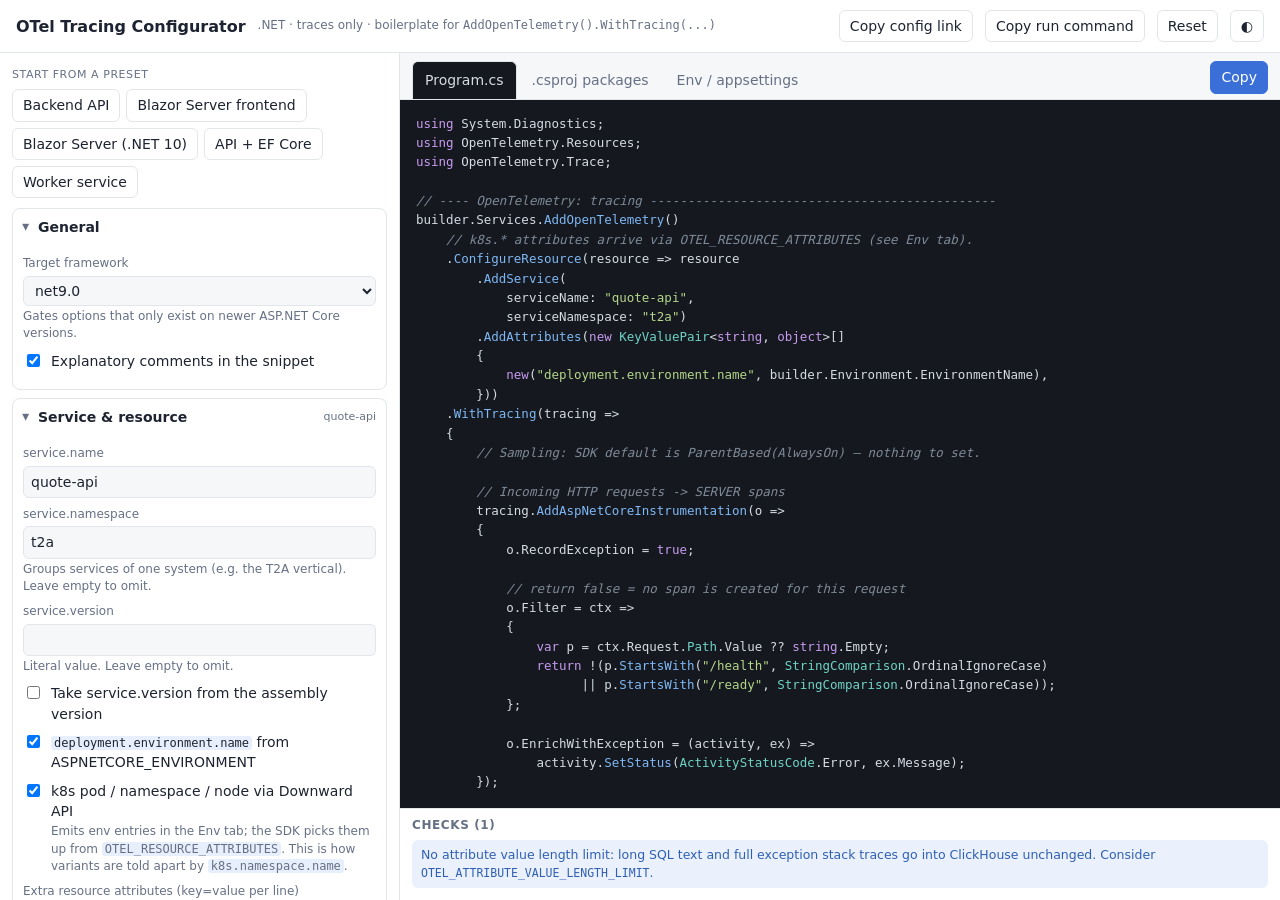
<file: variants/07-otel-config-tester/configurator/otel-tracing-configurator.html>
<!doctype html>
<html lang="en">
<head>
<meta charset="utf-8">
<meta name="viewport" content="width=device-width, initial-scale=1">
<title>OTel Tracing Configurator</title>
<style>
:root{
  --bg:#f6f7f9; --panel:#ffffff; --border:#e2e5ea; --text:#1d2330; --muted:#667085; --accent:#3b6fd8; --accent-soft:#e8effc;
  --warn:#a15c00; --warn-bg:#fff4e0; --info:#2f5fb3; --info-bg:#eaf1fd; --err:#b42318; --err-bg:#fdecea;
  --code-bg:#15191f; --code-text:#d6dbe3; --c-com:#7f8a99; --c-str:#b5d68a; --c-kw:#c89bf0; --c-num:#f2b86b; --c-fn:#7fb8f5; --c-type:#6fd3c6; --flash:rgba(250,210,90,.18);
}
@media (prefers-color-scheme: dark){ :root:not([data-theme="light"]){
  --bg:#0f1216; --panel:#171b21; --border:#2a3039; --text:#e4e7ec; --muted:#98a2b3; --accent:#6c9cf5; --accent-soft:#1e2a40;
  --warn:#f5b85a; --warn-bg:#2e2412; --info:#8fb4f7; --info-bg:#172338; --err:#f78c80; --err-bg:#3a1714;
  --code-bg:#0b0d10;
}}
:root[data-theme="dark"]{
  --bg:#0f1216; --panel:#171b21; --border:#2a3039; --text:#e4e7ec; --muted:#98a2b3; --accent:#6c9cf5; --accent-soft:#1e2a40;
  --warn:#f5b85a; --warn-bg:#2e2412; --info:#8fb4f7; --info-bg:#172338; --err:#f78c80; --err-bg:#3a1714;
  --code-bg:#0b0d10;
}
*{box-sizing:border-box}
html,body{margin:0;height:100%}
body{background:var(--bg);color:var(--text);font:14px/1.45 system-ui,-apple-system,"Segoe UI",Roboto,sans-serif}
header{display:flex;align-items:center;gap:12px;padding:10px 16px;border-bottom:1px solid var(--border);background:var(--panel)}
header h1{font-size:16px;margin:0;font-weight:650}
header .sub{color:var(--muted);font-size:12px}
header .spacer{flex:1}
button,select,input,textarea{font:inherit;color:inherit}
.btn{border:1px solid var(--border);background:var(--panel);border-radius:6px;padding:5px 10px;cursor:pointer}
.btn:hover{border-color:var(--accent)}
.btn.primary{background:var(--accent);border-color:var(--accent);color:#fff}
.layout{display:grid;grid-template-columns:400px 1fr;height:calc(100% - 53px)}
aside{overflow:auto;border-right:1px solid var(--border);background:var(--panel);padding:10px 12px 40px}
main{display:flex;flex-direction:column;min-width:0;overflow:hidden}
.presets{display:flex;flex-wrap:wrap;gap:6px;margin:4px 0 10px}
.presets .lbl{width:100%;font-size:11px;text-transform:uppercase;letter-spacing:.05em;color:var(--muted)}
details.group{border:1px solid var(--border);border-radius:8px;margin-bottom:8px;background:var(--panel)}
details.group>summary{list-style:none;cursor:pointer;padding:8px 10px;font-weight:600;display:flex;align-items:center;gap:8px}
details.group>summary::-webkit-details-marker{display:none}
details.group>summary::before{content:"▸";color:var(--muted);transition:transform .15s}
details.group[open]>summary::before{transform:rotate(90deg)}
details.group>summary .badge{margin-left:auto;font-size:11px;font-weight:500;color:var(--muted)}
.gbody{padding:2px 10px 10px}
.row{margin:8px 0}
.row.sub{margin-left:22px;padding-left:10px;border-left:2px solid var(--border)}
.row.disabled{opacity:.45}
.row label.chk{display:flex;gap:8px;align-items:flex-start;cursor:pointer}
.row label.chk input{margin-top:3px}
.row .t{font-weight:500}
.row code,.hint code{font-family:ui-monospace,SFMono-Regular,Menlo,Consolas,monospace;font-size:12px;background:var(--accent-soft);padding:0 3px;border-radius:3px}
.hint{color:var(--muted);font-size:12px;margin-top:2px}
.field{display:flex;flex-direction:column;gap:3px}
.field>span{font-size:12px;color:var(--muted)}
.field input[type=text],.field input[type=number],.field select,.field textarea{width:100%;border:1px solid var(--border);border-radius:6px;padding:5px 7px;background:var(--bg)}
.field textarea{font-family:ui-monospace,SFMono-Regular,Menlo,Consolas,monospace;font-size:12px;min-height:54px;resize:vertical}
.chips{display:flex;flex-wrap:wrap;gap:5px}
.chip{border:1px solid var(--border);border-radius:999px;padding:2px 9px;font-family:ui-monospace,Menlo,Consolas,monospace;font-size:12px;cursor:pointer;user-select:none;background:var(--bg)}
.chip.on{background:var(--accent-soft);border-color:var(--accent);color:var(--accent)}
.grid3{display:grid;grid-template-columns:1fr 1fr 1fr;gap:6px}
.tabs{display:flex;gap:2px;padding:8px 12px 0;background:var(--bg);border-bottom:1px solid var(--border)}
.tab{border:1px solid transparent;border-bottom:none;border-radius:6px 6px 0 0;padding:6px 12px;cursor:pointer;color:var(--muted);background:none}
.tab.on{background:var(--code-bg);color:var(--code-text);border-color:var(--border)}
.tabs .spacer{flex:1}
.tabs .btn{margin-bottom:5px}
/* Output panes. Narrow: tabbed, one pane visible. Wide: packages + env stacked right of Program.cs. */
.panes{flex:1;min-height:0;display:flex;flex-direction:column}
.pane{display:none;flex:1;min-height:0;flex-direction:column;background:var(--code-bg)}
.pane.on{display:flex}
.phead{display:none;align-items:center;justify-content:space-between;padding:5px 8px 5px 14px;background:var(--bg);border-bottom:1px solid var(--border);font-size:12px;font-weight:600;color:var(--muted)}
.btn.sm{padding:2px 9px;font-size:12px}
@media (min-width:1500px){
  .tabs{display:none}
  .panes{display:grid;grid-template-columns:1.25fr minmax(420px,.75fr);grid-template-rows:1fr 1fr;gap:1px;background:var(--border)}
  .pane{display:flex}
  .pane[data-pane="program"]{grid-column:1;grid-row:1 / span 2}
  .pane[data-pane="packages"]{grid-column:2;grid-row:1}
  .pane[data-pane="config"]{grid-column:2;grid-row:2}
  .phead{display:flex}
}
.codewrap{flex:1;min-height:0;overflow:auto;background:var(--code-bg)}
pre.code{margin:0;padding:14px 0;color:var(--code-text);font:12.5px/1.55 ui-monospace,SFMono-Regular,Menlo,Consolas,monospace;tab-size:4}
pre.code .ln{display:block;padding:0 16px;white-space:pre}
pre.code .ln.flash{background:var(--flash)}
.tk-com{color:var(--c-com);font-style:italic}.tk-str{color:var(--c-str)}.tk-kw{color:var(--c-kw)}.tk-num{color:var(--c-num)}.tk-fn{color:var(--c-fn)}.tk-type{color:var(--c-type)}
.checks{max-height:32%;overflow:auto;border-top:1px solid var(--border);background:var(--panel);padding:8px 12px}
.checks h3{margin:0 0 6px;font-size:12px;text-transform:uppercase;letter-spacing:.05em;color:var(--muted)}
.check{border-radius:6px;padding:6px 9px;margin:4px 0;font-size:12.5px}
.check.warn{background:var(--warn-bg);color:var(--warn)}
.check.info{background:var(--info-bg);color:var(--info)}
.check.err{background:var(--err-bg);color:var(--err)}
.check code{font-family:ui-monospace,Menlo,Consolas,monospace;font-size:11.5px}
.toast{position:fixed;bottom:16px;right:16px;background:var(--text);color:var(--bg);padding:7px 12px;border-radius:6px;opacity:0;transition:opacity .2s;pointer-events:none}
.toast.show{opacity:1}
@media (max-width:900px){
  .layout{grid-template-columns:1fr;height:auto}
  aside{border-right:none;border-bottom:1px solid var(--border);max-height:none}
  main{min-height:70vh}
  header .sub{display:none}
}
</style>
</head>
<body>
<header>
  <h1>OTel Tracing Configurator</h1>
  <span class="sub">.NET · traces only · boilerplate for <code>AddOpenTelemetry().WithTracing(...)</code></span>
  <span class="spacer"></span>
  <button class="btn" id="btnShare" title="Copy a link that restores this exact configuration">Copy config link</button>
  <button class="btn" id="btnRun" title="Copy a shell command that builds, deploys and probes this configuration (variant 07-otel-config-tester)">Copy run command</button>
  <button class="btn" id="btnReset">Reset</button>
  <button class="btn" id="btnTheme" title="Toggle light/dark">◐</button>
</header>
<div class="layout">
  <aside id="sidebar"></aside>
  <main>
    <div class="tabs" id="tabs">
      <button class="tab on" data-tab="program">Program.cs</button>
      <button class="tab" data-tab="packages">.csproj packages</button>
      <button class="tab" data-tab="config">Env / appsettings</button>
      <span class="spacer"></span>
      <button class="btn primary" id="btnCopy">Copy</button>
    </div>
    <div class="panes" id="panes">
      <section class="pane" data-pane="packages">
        <div class="phead"><span>.csproj packages</span><button class="btn sm" data-copy="packages">Copy</button></div>
        <div class="codewrap"><pre class="code" id="code-packages"></pre></div>
      </section>
      <section class="pane" data-pane="config">
        <div class="phead"><span>Env / appsettings</span><button class="btn sm" data-copy="config">Copy</button></div>
        <div class="codewrap"><pre class="code" id="code-config"></pre></div>
      </section>
      <section class="pane on" data-pane="program">
        <div class="phead"><span>Program.cs</span><button class="btn sm" data-copy="program">Copy</button></div>
        <div class="codewrap"><pre class="code" id="code-program"></pre></div>
      </section>
    </div>
    <div class="checks" id="checks"></div>
  </main>
</div>
<div class="toast" id="toast"></div>

<script>
(function(){
"use strict";

/* ------------------------------------------------------------------ *
 * State & presets
 * ------------------------------------------------------------------ */
/* GEN-START ---------------------------------------------------------------- *
 * Everything between GEN-START and GEN-END is pure: no DOM, no global state.
 * Every generator takes the configuration object `s` as its argument.
 * variants/07-otel-config-tester/scripts/render.mjs reads this block straight
 * out of this file and runs it in Node, so the page and the test pipeline
 * always generate the same code. Keep it free of DOM and browser APIs.
 * -------------------------------------------------------------------------- */
const FW_ORDER = {"net8.0":8,"net9.0":9,"net10.0":10};
const PATH_CHIPS = ["/health","/healthz","/ready","/alive","/metrics","/swagger","/_framework","/_blazor","/_content","/css","/js","/lib","/favicon.ico"];

const DEFAULTS = {
  fw:"net9.0", comments:true,
  // service
  serviceName:"quote-api", serviceNamespace:"t2a", serviceVersion:"", versionFromAssembly:false,
  envAttr:true, k8sAttrs:true, resAttrs:"",
  // sampling
  sampler:"parentAlwaysOn", ratio:"0.25",
  // incoming
  aspnet:true, aspRecordEx:true, aspEnrichEx:true,
  aspFilter:true, filterPaths:["/health","/ready"], customPaths:"", filterExt:false, filterOptions:false,
  captureHeaders:"", signalrOff:false, razorOff:false,
  // outgoing
  http:true, httpRecordEx:true, httpEnrichEx:true,
  httpFilter:false, httpExcludeHosts:"", httpExcludePaths:"/health",
  grpc:false,
  // data
  efcore:false, efSemconv:true, efLogWarn:true, sqlclient:false, npgsql:false, redis:false,
  // custom & messaging
  sources:"", massTransit:false, azure:false,
  // export
  otlp:true, otlpEndpointMode:"env", otlpEndpoint:"http://otel-collector:4317", otlpConfigKey:"OpenTelemetry:Otlp:Endpoint",
  batchDelay:"", batchQueue:"", batchSize:"",
  console:"dev",
  // limits (empty = SDK default)
  limValueLen:"", limAttrCount:"", limEventCount:"", limLinkCount:"", limEventAttrCount:"", limLinkAttrCount:""
};
const LIMITS = [
  {id:"limValueLen",       env:"OTEL_ATTRIBUTE_VALUE_LENGTH_LIMIT",  label:"Attribute value length", def:"unlimited", suggest:"4096",
   hint:"Longest string any attribute may hold — cuts <code>db.query.text</code>, <code>url.full</code>, <code>exception.stacktrace</code>."},
  {id:"limAttrCount",      env:"OTEL_SPAN_ATTRIBUTE_COUNT_LIMIT",    label:"Attributes per span",    def:"128",       suggest:"64"},
  {id:"limEventCount",     env:"OTEL_SPAN_EVENT_COUNT_LIMIT",        label:"Events per span",        def:"128",       suggest:"32",
   hint:"Exception events and span events. A retry loop can add many."},
  {id:"limLinkCount",      env:"OTEL_SPAN_LINK_COUNT_LIMIT",         label:"Links per span",         def:"128",       suggest:"32"},
  {id:"limEventAttrCount", env:"OTEL_EVENT_ATTRIBUTE_COUNT_LIMIT",   label:"Attributes per event",   def:"128",       suggest:"16"},
  {id:"limLinkAttrCount",  env:"OTEL_LINK_ATTRIBUTE_COUNT_LIMIT",    label:"Attributes per link",    def:"128",       suggest:"16"}
];

const PRESETS = {
  "Backend API": {},
  "Blazor Server frontend": {
    serviceName:"quote-web", fw:"net9.0",
    aspFilter:true, filterPaths:["/health","/ready","/_framework","/_blazor","/_content","/css","/js","/lib","/favicon.ico"],
    filterExt:true, signalrOff:true, razorOff:false, sources:"T2A.QuoteWeb"
  },
  "Blazor Server (.NET 10)": {
    serviceName:"quote-web", fw:"net10.0",
    aspFilter:true, filterPaths:["/health","/ready","/_framework","/_blazor","/_content","/css","/js","/lib","/favicon.ico"],
    filterExt:true, signalrOff:true, razorOff:true, sources:"T2A.QuoteWeb"
  },
  "API + EF Core": { efcore:true, efSemconv:true, efLogWarn:true },
  "Worker service": {
    serviceName:"quote-worker", aspnet:false, aspFilter:false, sources:"T2A.QuoteWorker"
  }
};

function esc(s){ return String(s).replace(/&/g,"&amp;").replace(/</g,"&lt;").replace(/>/g,"&gt;").replace(/"/g,"&quot;"); }
function fwMin(s, v){ return FW_ORDER[s.fw] >= v; }

/* ------------------------------------------------------------------ *
 * Code generation
 * ------------------------------------------------------------------ */
function lines(s){ return String(s||"").split(/\r?\n/).map(x=>x.trim()).filter(Boolean); }
function cs(s){ return '"'+String(s).replace(/\\/g,"\\\\").replace(/"/g,'\\"')+'"'; }
function num(s){ const t=String(s||"").trim(); return /^\d+$/.test(t) ? t : null; }

function genProgram(s){
  const out = [];
  let ind = 0;
  const L = (t="") => out.push(t ? " ".repeat(ind)+t : "");
  const C = (t) => { if(s.comments) L("// "+t); };

  const hdrs = lines(s.captureHeaders);
  const needDiag = (s.aspnet&&(s.aspEnrichEx||hdrs.length)) || (s.http&&s.httpEnrichEx);
  const batch = {d:num(s.batchDelay), q:num(s.batchQueue), b:num(s.batchSize)};
  const hasBatch = batch.d||batch.q||batch.b;
  const otlpFromConfig = s.otlp && s.otlpEndpointMode==="appsettings";
  const otlpKey = otlpConfigKey(s);

  if(needDiag) L("using System.Diagnostics;");
  L("using OpenTelemetry.Resources;");
  L("using OpenTelemetry.Trace;");
  L();
  L("// ---- OpenTelemetry: tracing ----------------------------------------------");

  if(s.azure){
    C("Azure SDK ActivitySources are experimental and must be switched on explicitly,");
    C("before any Azure client is created.");
    L('AppContext.SetSwitch("Azure.Experimental.EnableActivitySource", true);');
    L();
  }

  // resource
  const svcArgs = [`serviceName: ${cs(s.serviceName||"my-service")}`];
  if(s.serviceNamespace.trim()) svcArgs.push(`serviceNamespace: ${cs(s.serviceNamespace.trim())}`);
  if(s.versionFromAssembly) svcArgs.push("serviceVersion: typeof(Program).Assembly.GetName().Version?.ToString()");
  else if(s.serviceVersion.trim()) svcArgs.push(`serviceVersion: ${cs(s.serviceVersion.trim())}`);

  const attrs = [];
  if(s.envAttr) attrs.push(`new("deployment.environment.name", builder.Environment.EnvironmentName),`);
  for(const l of lines(s.resAttrs)){
    const i = l.indexOf("="); if(i<1) continue;
    attrs.push(`new(${cs(l.slice(0,i).trim())}, ${cs(l.slice(i+1).trim())}),`);
  }

  L("builder.Services.AddOpenTelemetry()");
  ind = 4;
  if(s.k8sAttrs && s.comments) L("// k8s.* attributes arrive via OTEL_RESOURCE_ATTRIBUTES (see Env tab).");
  L(".ConfigureResource(resource => resource");
  ind = 8;
  if(svcArgs.length===1) L(`.AddService(${svcArgs[0]})${attrs.length?"":")"}`);   // one ")" closes ConfigureResource
  else {
    L(".AddService(");
    svcArgs.forEach((a,i)=>{ ind=12; L(a+(i<svcArgs.length-1?",":attrs.length?")":"))")); });
    ind = 8;
  }
  if(attrs.length){
    L(".AddAttributes(new KeyValuePair<string, object>[]");
    L("{");
    ind = 12; attrs.forEach(a=>L(a)); ind = 8;
    L("}))");
  }
  ind = 4;
  L(".WithTracing(tracing =>");
  L("{");
  ind = 8;

  let first = true;
  const section = (title) => { if(!first) L(); first = false; C(title); };

  // sampler
  if(s.sampler!=="parentAlwaysOn"){
    section("Sampling");
    if(s.sampler==="alwaysOn"){
      C("Ignores the upstream decision. Fine for a workshop, not a T2A default.");
      L("tracing.SetSampler(new AlwaysOnSampler());");
    }else if(s.sampler==="alwaysOff"){
      L("tracing.SetSampler(new AlwaysOffSampler());");
    }else{
      C("Decide once at the edge; downstream services obey the parent's decision.");
      const r = parseFloat(s.ratio); const rv = isFinite(r) ? String(r) : "1.0";
      L(`tracing.SetSampler(new ParentBasedSampler(new TraceIdRatioBasedSampler(${rv.includes(".")?rv:rv+".0"})));`);
    }
  }else if(s.comments){
    section("Sampling: SDK default is ParentBased(AlwaysOn) — nothing to set.");
  }

  // incoming
  if(s.aspnet){
    section("Incoming HTTP requests -> SERVER spans");
    const body = [];
    if(s.aspRecordEx) body.push(["o.RecordException = true;"]);
    if(s.aspFilter){
      const prefixes = [...s.filterPaths, ...lines(s.customPaths)];
      const conds = prefixes.map(p=>`p.StartsWith(${cs(p)}, StringComparison.OrdinalIgnoreCase)`);
      if(s.filterExt) conds.push("Path.HasExtension(p)");
      if(conds.length || s.filterOptions){
        const b = [];
        if(s.comments) b.push("// return false = no span is created for this request");
        b.push("o.Filter = ctx =>");
        b.push("{");
        if(s.filterOptions) b.push("    if (HttpMethods.IsOptions(ctx.Request.Method)) return false;");
        if(conds.length){
          b.push("    var p = ctx.Request.Path.Value ?? string.Empty;");
          if(conds.length===1) b.push(`    return !${conds[0]};`);
          else {
            b.push(`    return !(${conds[0]}`);
            for(let i=1;i<conds.length;i++) b.push(`          || ${conds[i]}${i===conds.length-1?");":""}`);
          }
        } else b.push("    return true;");
        b.push("};");
        body.push(b);
      }
    }
    if(s.aspEnrichEx) body.push(["o.EnrichWithException = (activity, ex) =>","    activity.SetStatus(ActivityStatusCode.Error, ex.Message);"]);
    if(hdrs.length){
      const b = ["o.EnrichWithHttpRequest = (activity, request) =>","{"];
      for(const hname of hdrs){
        const k = hname.toLowerCase();
        b.push(`    if (request.Headers.TryGetValue(${cs(hname)}, out var ${varName(k)}))`);
        b.push(`        activity.SetTag(${cs("http.request.header."+k)}, ${varName(k)}.ToString());`);
      }
      b.push("};");
      body.push(b);
    }
    if(s.signalrOff && fwMin(s,9)){
      const b = [];
      if(s.comments) b.push("// Blazor Server: no root span per SignalR hub call (render acks, JS interop).");
      b.push("o.EnableAspNetCoreSignalRSupport = false;");
      body.push(b);
    }
    if(s.razorOff && fwMin(s,10)){
      const b = [];
      if(s.comments) b.push("// No 'Event onclick -> Component.Method' / 'Route' spans (.NET 10+).");
      b.push("o.EnableRazorComponentsSupport = false;");
      body.push(b);
    }
    emitCall("tracing.AddAspNetCoreInstrumentation", body);
  }

  // outgoing http
  if(s.http){
    section("Outgoing HttpClient calls -> CLIENT spans (+ traceparent propagation)");
    const body = [];
    if(s.httpRecordEx) body.push(["o.RecordException = true;"]);
    if(s.httpFilter){
      const hosts = lines(s.httpExcludeHosts), paths = lines(s.httpExcludePaths);
      const conds = [
        ...hosts.map(h=>`uri.Host.Equals(${cs(h)}, StringComparison.OrdinalIgnoreCase)`),
        ...paths.map(p=>`uri.AbsolutePath.StartsWith(${cs(p)}, StringComparison.OrdinalIgnoreCase)`)
      ];
      if(conds.length){
        const b = ["o.FilterHttpRequestMessage = request =>","{","    var uri = request.RequestUri;","    if (uri is null) return true;"];
        if(conds.length===1) b.push(`    return !${conds[0]};`);
        else {
          b.push(`    return !(${conds[0]}`);
          for(let i=1;i<conds.length;i++) b.push(`          || ${conds[i]}${i===conds.length-1?");":""}`);
        }
        b.push("};");
        body.push(b);
      }
    }
    if(s.httpEnrichEx) body.push(["o.EnrichWithException = (activity, ex) =>","    activity.SetStatus(ActivityStatusCode.Error, ex.Message);"]);
    emitCall("tracing.AddHttpClientInstrumentation", body);
  }
  if(s.grpc){
    section("Outgoing gRPC calls");
    L("tracing.AddGrpcClientInstrumentation();");
  }

  // data
  if(s.efcore||s.sqlclient||s.npgsql||s.redis){
    section("Databases & caches -> CLIENT spans");
    if(s.efcore){
      if(s.comments){
        L("// NOT AddSource(\"Microsoft.EntityFrameworkCore\"): that is a DiagnosticListener,");
        L("// not an ActivitySource — AddSource would silently do nothing.");
      }
      L("tracing.AddEntityFrameworkCoreInstrumentation();");
    }
    if(s.sqlclient) L("tracing.AddSqlClientInstrumentation();");
    if(s.npgsql) L("tracing.AddNpgsql();");
    if(s.redis) L("tracing.AddRedisInstrumentation();");
  }

  // custom sources
  const srcs = lines(s.sources);
  if(srcs.length||s.massTransit||s.azure){
    section("ActivitySources to listen to");
    srcs.forEach(x=>L(`tracing.AddSource(${cs(x)});`));
    if(s.massTransit) L('tracing.AddSource("MassTransit");');
    if(s.azure) L('tracing.AddSource("Azure.*");');
  }

  // export
  if(s.otlp||s.console!=="off"){
    section("Export");
    if(s.otlp){
      // gRPC only: OtlpExportProtocol.Grpc is the SDK default, so the protocol is never set.
      let ep = null;                                   // C# expression for o.Endpoint, or null
      if(s.otlpEndpointMode==="code") ep = `new Uri(${cs(s.otlpEndpoint.trim()||"http://localhost:4317")})`;
      if(otlpFromConfig){
        if(s.comments){
          L(`// Endpoint from appsettings.json "${otlpKey}" (see Env / appsettings tab).`);
          L(`// Override per environment without a rebuild: env var ${otlpKey.replace(/:/g,"__")}.`);
        }
        L(`var otlpEndpoint = builder.Configuration[${cs(otlpKey)}]`);
        L(`    ?? throw new InvalidOperationException(${cs("Missing configuration value "+otlpKey)});`);
        ep = "new Uri(otlpEndpoint)";
      }else if(s.comments){
        L(s.otlpEndpointMode==="env" ? "// Endpoint from OTEL_EXPORTER_OTLP_ENDPOINT (see Env tab). Protocol: gRPC." : "// Hard-coded endpoint. Protocol: gRPC.");
      }
      const body = [];
      if(ep) body.push(`o.Endpoint = ${ep};`);
      if(batch.d) body.push(`o.BatchExportProcessorOptions.ScheduledDelayMilliseconds = ${batch.d};`);
      if(batch.q) body.push(`o.BatchExportProcessorOptions.MaxQueueSize = ${batch.q};`);
      if(batch.b) body.push(`o.BatchExportProcessorOptions.MaxExportBatchSize = ${batch.b};`);
      if(!body.length) L("tracing.AddOtlpExporter();");
      else if(body.length===1) L(`tracing.AddOtlpExporter(o => ${body[0].replace(/;$/,"")});`);
      else {
        L("tracing.AddOtlpExporter(o =>");
        L("{");
        body.forEach(x=>L("    "+x));
        L("});");
      }
    }
    if(s.console==="always") L("tracing.AddConsoleExporter();");
    else if(s.console==="dev"){
      L("if (builder.Environment.IsDevelopment())");
      L("    tracing.AddConsoleExporter();");
    }
  }
  if(s.comments && LIMITS.some(l=>num(s[l.id]))){
    section("Span limits: set via OTEL_*_LIMIT environment variables (see Env tab).");
  }
  ind = 4;
  L("});");
  return out.join("\n");

  function emitCall(name, body){
    if(!body.length){ L(name+"();"); return; }
    L(name+"(o =>");
    L("{");
    ind += 4;
    body.forEach((b,i)=>{ if(i>0 && (b.length>1 || body[i-1].length>1)) L(); b.forEach(x=>L(x)); });
    ind -= 4;
    L("});");
  }
}
function varName(k){
  const parts = k.split(/[^a-z0-9]+/).filter(Boolean);
  let v = parts.map((p,i)=>i?p[0].toUpperCase()+p.slice(1):p).join("") || "h";
  if(/^\d/.test(v)) v = "h"+v;
  return v;
}

function genPackageList(s){
  const P = [];
  const add = (id, ver, note) => P.push({id, ver, note});
  add("OpenTelemetry.Extensions.Hosting","1.19.1");
  if(s.otlp) add("OpenTelemetry.Exporter.OpenTelemetryProtocol","1.19.1");
  if(s.console!=="off") add("OpenTelemetry.Exporter.Console","1.19.1");
  if(s.aspnet) add("OpenTelemetry.Instrumentation.AspNetCore","1.19.0");
  if(s.http) add("OpenTelemetry.Instrumentation.Http","1.19.0");
  if(s.grpc) add("OpenTelemetry.Instrumentation.GrpcNetClient","CHECK","prerelease");
  if(s.efcore) add("OpenTelemetry.Instrumentation.EntityFrameworkCore","1.19.1-beta.1","prerelease — needs OTel core >= 1.19.1");
  if(s.sqlclient) add("OpenTelemetry.Instrumentation.SqlClient","CHECK","prerelease");
  if(s.npgsql) add("Npgsql.OpenTelemetry","CHECK","same version as your Npgsql package");
  if(s.redis) add("OpenTelemetry.Instrumentation.StackExchangeRedis","CHECK","prerelease");
  return P;
}
function genPackages(s){
  const P = genPackageList(s);
  const out = ["<!-- OpenTelemetry — tracing. Keep all core OTel packages on one version line. -->","<ItemGroup>"];
  for(const p of P){
    const notes = [];
    if(p.ver==="CHECK") notes.push("pick the current version");
    if(p.note) notes.push(p.note);
    const ver = p.ver==="CHECK" ? "x.y.z" : p.ver;
    out.push(`  <PackageReference Include="${p.id}" Version="${ver}" />` + (notes.length ? `  <!-- ${notes.join("; ")} -->` : ""));
  }
  out.push("</ItemGroup>");
  return out.join("\n");
}

/* Structured env: [{name, value}] or [{name, fieldPath}]. Order matters:
   OTEL_RESOURCE_ATTRIBUTES refers to K8S_* with $(...), so those come first. */
function genEnv(s){
  const env = [];
  const E = (name,value) => env.push({name, value:String(value)});
  const F = (name,fieldPath) => env.push({name, fieldPath});
  if(s.otlp && s.otlpEndpointMode==="env"){
    E("OTEL_EXPORTER_OTLP_ENDPOINT", s.otlpEndpoint.trim()||"http://otel-collector:4317");
  }
  if((s.efcore||s.sqlclient) && s.efSemconv) E("OTEL_SEMCONV_STABILITY_OPT_IN","database");
  for(const l of LIMITS){ const v = num(s[l.id]); if(v) E(l.env, v); }
  if(s.k8sAttrs){
    F("K8S_POD_NAME","metadata.name");
    F("K8S_NAMESPACE_NAME","metadata.namespace");
    F("K8S_NODE_NAME","spec.nodeName");
    E("OTEL_RESOURCE_ATTRIBUTES","k8s.pod.name=$(K8S_POD_NAME),k8s.namespace.name=$(K8S_NAMESPACE_NAME),k8s.node.name=$(K8S_NODE_NAME)");
  }
  return env;
}
/* appsettings.json fragment to merge, or null. */
function genAppsettings(s){
  const app = {};
  if(s.efcore && s.efLogWarn) app.Logging = {LogLevel:{"Microsoft.EntityFrameworkCore.Database.Command":"Warning"}};
  if(s.otlp && s.otlpEndpointMode==="appsettings"){
    // "OpenTelemetry:Otlp:Endpoint" -> {"OpenTelemetry":{"Otlp":{"Endpoint":...}}}
    const parts = otlpConfigKey(s).split(":"), last = parts.pop();
    let node = app;
    for(const part of parts) node = node[part] = node[part] || {};
    node[last] = s.otlpEndpoint.trim()||"http://otel-collector:4317";
  }
  return Object.keys(app).length ? app : null;
}
function otlpConfigKey(s){
  const v = String(s.otlpConfigKey||"").trim().replace(/^:+|:+$/g,"");
  return v || "OpenTelemetry:Otlp:Endpoint";
}
function genConfig(s){
  const env = [];
  for(const e of genEnv(s)){
    if(e.fieldPath) env.push(`  - name: ${e.name}`, `    valueFrom:`, `      fieldRef:`, `        fieldPath: ${e.fieldPath}`);
    else env.push(`  - name: ${e.name}`, `    value: "${e.value}"`);
  }
  const out = [];
  out.push("# ---- Kubernetes: container env ----------------------------------------");
  if(env.length){ out.push("env:"); out.push(...env); }
  else out.push("# nothing required for this configuration");
  const app = genAppsettings(s);
  if(app){
    out.push("", "# ---- appsettings.json ---------------------------------------------------",
      Object.keys(app).length===1 && app.Logging ? "# Merge into the \"Logging\" section:" : "# Merge into appsettings.json:",
      ...JSON.stringify(app, null, 2).split("\n"));
  }
  return out.join("\n");
}

/* ------------------------------------------------------------------ *
 * Checks
 * ------------------------------------------------------------------ */
function genChecks(s){
  const c = [];
  const W = t=>c.push(["warn",t]), I = t=>c.push(["info",t]), X = t=>c.push(["err",t]);
  const srcs = lines(s.sources);
  if(!s.otlp && s.console==="off") X("No exporter selected — spans are created but go nowhere.");
  if(s.sampler==="alwaysOn") W("<code>AlwaysOnSampler</code> ignores the parent's sampling decision. Use a ParentBased sampler so one decision at the edge holds for the whole trace.");
  if(s.sampler==="parentRatio"){ const r=parseFloat(s.ratio); if(!(r>=0&&r<=1)) X("Sampling ratio must be a number between 0 and 1."); }
  if(s.console==="always") W("Console exporter is on in every environment — every span is also written to stdout (and into your log pipeline).");
  const blazorish = s.signalrOff || s.razorOff || s.filterPaths.includes("/_blazor");
  if(blazorish && !srcs.length) W("Blazor Server trap: user actions arrive as SignalR calls, not HTTP requests. With the framework noise removed there is nothing left to root frontend traces — add your own ActivitySource and start one span per business action.");
  if(!s.aspnet && s.http && !srcs.length) W("No incoming instrumentation and no custom source: every outgoing call becomes its own root span.");
  if(s.aspnet && fwMin(s,9) && !s.signalrOff && s.filterPaths.includes("/_blazor")) I("Filtering <code>/_blazor</code> only drops the HTTP negotiate/connect requests. The hub-method spans come from the SignalR source — switch off <code>EnableAspNetCoreSignalRSupport</code>.");
  if(s.aspnet && fwMin(s,10) && blazorish && !s.razorOff) W("On .NET 10 the <code>Microsoft.AspNetCore.Components</code> source emits a span per component event (<code>Event onclick -&gt; …</code>). Switch off <code>EnableRazorComponentsSupport</code>.");
  if(s.aspnet && s.aspFilter && !s.filterPaths.length && !lines(s.customPaths).length && !s.filterExt && !s.filterOptions) I("Filter is enabled but empty — nothing is dropped.");
  const bad = lines(s.captureHeaders).filter(h=>/^(authorization|cookie|set-cookie|x-api-key)$/i.test(h));
  if(bad.length) X("Do not copy credential headers into spans: <code>"+bad.map(esc).join(", ")+"</code>.");
  if(s.efcore && (s.sqlclient||s.npgsql)) W("EF Core + a driver-level instrumentation both on: every query produces two spans. Pick one.");
  if(s.efcore && !s.efSemconv) I("EF Core instrumentation emits the OLD db attributes (<code>db.statement</code>, span name = database name) without <code>OTEL_SEMCONV_STABILITY_OPT_IN=database</code>.");
  if(s.efcore) I("Query parameter values stay off (default). Do not enable <code>OTEL_DOTNET_EXPERIMENTAL_EFCORE_ENABLE_TRACE_DB_QUERY_PARAMETERS</code> — parameters are where personal data lives.");
  if(s.otlp && s.otlpEndpointMode==="appsettings") I(`Endpoint comes from appsettings.json <code>${esc(otlpConfigKey(s))}</code>. Override it per environment with the env var <code>${esc(otlpConfigKey(s).replace(/:/g,"__"))}</code>. <code>OTEL_EXPORTER_OTLP_ENDPOINT</code> is ignored, because the endpoint is set in code.`);
  if(s.otlp && (/:4318\b/.test(s.otlpEndpoint) || /\/v1\/traces/.test(s.otlpEndpoint))) X("The exporter uses gRPC only: the endpoint is the collector's gRPC port 4317, without a path (e.g. <code>http://otel-collector:4317</code>). 4318 and /v1/traces belong to HTTP/protobuf.");
  if(s.otlp && s.otlpEndpointMode==="code") I("Endpoint is hard-coded. Env vars keep the image identical between VM, cluster and local runs.");
  if(s.filterExt && s.aspnet && s.aspFilter) I("<code>Path.HasExtension</code> also drops API routes containing a dot (e.g. <code>/api/v1.0/…</code>, <code>/files/report.pdf</code>).");
  if(["grpc","sqlclient","npgsql","redis"].some(k=>s[k])) I("Some selected packages have no pinned version here — see the <code>x.y.z</code> placeholders in the packages tab.");
  for(const l of LIMITS){ const t=String(s[l.id]||"").trim(); if(t && !num(t)) X(`${l.label}: <code>${esc(t)}</code> is not a whole number — it is ignored.`); }
  const vl = num(s.limValueLen);
  if(vl && +vl < 1024) W(`Attribute value length ${vl} is short: stack traces and SQL text will be cut to a point where they are hard to use.`);
  if(vl && s.efcore) I(`SQL text in <code>db.query.text</code> is cut at ${vl} characters. The span keeps the prefix; nothing marks the cut.`);
  if(!vl && (s.efcore||s.sqlclient||s.npgsql||s.aspRecordEx||s.httpRecordEx)) I("No attribute value length limit: long SQL text and full exception stack traces go into ClickHouse unchanged. Consider <code>OTEL_ATTRIBUTE_VALUE_LENGTH_LIMIT</code>.");
  if(LIMITS.some(l=>num(s[l.id]))) I("Span limits are read from environment / IConfiguration by the SDK at startup. Verify once on your SDK version (1.19.x) with a span that exceeds the limit.");
  return c;
}
/* GEN-END */


let state = load();

function clone(o){ return JSON.parse(JSON.stringify(o)); }
function load(){
  try{
    if(location.hash.length>1){
      const s = JSON.parse(decodeURIComponent(escape(atob(location.hash.slice(1)))));
      return Object.assign(clone(DEFAULTS), s);
    }
  }catch(e){}
  try{
    const raw = localStorage.getItem("otel-tracing-configurator");
    if(raw) return Object.assign(clone(DEFAULTS), JSON.parse(raw));
  }catch(e){}
  return clone(DEFAULTS);
}
function save(){ try{ localStorage.setItem("otel-tracing-configurator", JSON.stringify(state)); }catch(e){} }
function fwAtLeast(v){ return fwMin(state, v); }

/* ------------------------------------------------------------------ *
 * Sidebar spec
 * type: check | text | number | select | textarea | chips | html
 * when: () => bool   -> row disabled when false
 * sub: true          -> indented under the previous toggle
 * ------------------------------------------------------------------ */
const GROUPS = [
  { id:"general", title:"General", open:true, items:[
    {id:"fw", type:"select", label:"Target framework", options:[["net8.0","net8.0"],["net9.0","net9.0"],["net10.0","net10.0"]],
     hint:"Gates options that only exist on newer ASP.NET Core versions."},
    {id:"comments", type:"check", label:"Explanatory comments in the snippet"}
  ]},
  { id:"service", title:"Service & resource", open:true, badge:()=>state.serviceName, items:[
    {id:"serviceName", type:"text", label:"service.name"},
    {id:"serviceNamespace", type:"text", label:"service.namespace", hint:"Groups services of one system (e.g. the T2A vertical). Leave empty to omit."},
    {id:"serviceVersion", type:"text", label:"service.version", hint:"Literal value. Leave empty to omit.", when:()=>!state.versionFromAssembly},
    {id:"versionFromAssembly", type:"check", label:"Take service.version from the assembly version"},
    {id:"envAttr", type:"check", label:"<code>deployment.environment.name</code> from ASPNETCORE_ENVIRONMENT"},
    {id:"k8sAttrs", type:"check", label:"k8s pod / namespace / node via Downward API",
     hint:"Emits env entries in the Env tab; the SDK picks them up from <code>OTEL_RESOURCE_ATTRIBUTES</code>. This is how variants are told apart by <code>k8s.namespace.name</code>."},
    {id:"resAttrs", type:"textarea", label:"Extra resource attributes (key=value per line)", placeholder:"team=pricing\nvertical=t2a"}
  ]},
  { id:"sampling", title:"Sampling", badge:()=>({alwaysOn:"AlwaysOn",parentAlwaysOn:"ParentBased(AlwaysOn)",parentRatio:"ParentBased(ratio)",alwaysOff:"AlwaysOff"})[state.sampler], items:[
    {id:"sampler", type:"select", label:"Sampler", options:[
      ["parentAlwaysOn","ParentBased(AlwaysOn) — follow upstream, keep all roots"],
      ["parentRatio","ParentBased(TraceIdRatio) — follow upstream, sample roots"],
      ["alwaysOn","AlwaysOn — keep everything, ignore upstream"],
      ["alwaysOff","AlwaysOff — record nothing"]]},
    {id:"ratio", type:"text", label:"Root sampling ratio (0–1)", sub:true, when:()=>state.sampler==="parentRatio"}
  ]},
  { id:"incoming", title:"Incoming HTTP (ASP.NET Core)", badge:()=>state.aspnet?"on":"off", items:[
    {id:"aspnet", type:"check", label:"<code>AddAspNetCoreInstrumentation()</code>", hint:"Server spans for incoming requests. Off for pure worker services."},
    {id:"aspRecordEx", type:"check", sub:true, label:"<code>RecordException = true</code>", hint:"Adds an <code>exception</code> event with type, message and stack.", when:()=>state.aspnet},
    {id:"aspEnrichEx", type:"check", sub:true, label:"<code>EnrichWithException</code> → status Error + message", when:()=>state.aspnet},
    {id:"aspFilter", type:"check", sub:true, label:"<code>Filter</code> — drop noise requests", when:()=>state.aspnet},
    {id:"filterPaths", type:"chips", sub:true, label:"Path prefixes to drop", chips:PATH_CHIPS, when:()=>state.aspnet&&state.aspFilter},
    {id:"customPaths", type:"textarea", sub:true, label:"Additional prefixes (one per line)", placeholder:"/api/ping", when:()=>state.aspnet&&state.aspFilter},
    {id:"filterExt", type:"check", sub:true, label:"Drop any path with a file extension (static assets)", hint:"<code>Path.HasExtension(p)</code>. Careful with routes like <code>/api/v1.0/…</code>.", when:()=>state.aspnet&&state.aspFilter},
    {id:"filterOptions", type:"check", sub:true, label:"Drop CORS preflight (<code>OPTIONS</code>)", when:()=>state.aspnet&&state.aspFilter},
    {id:"captureHeaders", type:"textarea", sub:true, label:"Request headers → span attributes (one per line)", placeholder:"x-tenant-id\nx-correlation-id",
     hint:"Written as <code>http.request.header.&lt;name&gt;</code>. Never Authorization or Cookie.", when:()=>state.aspnet},
    {id:"signalrOff", type:"check", sub:true, label:"<code>EnableAspNetCoreSignalRSupport = false</code>",
     hint:"Blazor Server: one root span per hub call (render acks, JS interop). Was 65% of the trace store. .NET 9+.", when:()=>state.aspnet&&fwAtLeast(9)},
    {id:"razorOff", type:"check", sub:true, label:"<code>EnableRazorComponentsSupport = false</code>",
     hint:"Razor component event/route spans. .NET 10+ only — the option compiles on older targets but has no effect there.", when:()=>state.aspnet&&fwAtLeast(10)}
  ]},
  { id:"outgoing", title:"Outgoing calls", badge:()=>[state.http&&"HTTP",state.grpc&&"gRPC"].filter(Boolean).join(" + ")||"off", items:[
    {id:"http", type:"check", label:"<code>AddHttpClientInstrumentation()</code>", hint:"Client spans + traceparent propagation for HttpClient."},
    {id:"httpRecordEx", type:"check", sub:true, label:"<code>RecordException = true</code>", when:()=>state.http},
    {id:"httpEnrichEx", type:"check", sub:true, label:"<code>EnrichWithException</code> → status Error + message", when:()=>state.http},
    {id:"httpFilter", type:"check", sub:true, label:"<code>FilterHttpRequestMessage</code> — drop probe/infra calls", when:()=>state.http},
    {id:"httpExcludeHosts", type:"textarea", sub:true, label:"Hosts to drop (one per line)", placeholder:"otel-collector\nlocalhost", when:()=>state.http&&state.httpFilter},
    {id:"httpExcludePaths", type:"textarea", sub:true, label:"Path prefixes to drop (one per line)", when:()=>state.http&&state.httpFilter},
    {id:"grpc", type:"check", label:"<code>AddGrpcClientInstrumentation()</code>", hint:"Grpc.Net.Client calls. Prerelease package."}
  ]},
  { id:"data", title:"Databases & caches", badge:()=>[state.efcore&&"EF",state.sqlclient&&"SqlClient",state.npgsql&&"Npgsql",state.redis&&"Redis"].filter(Boolean).join(", ")||"none", items:[
    {id:"efcore", type:"check", label:"<code>AddEntityFrameworkCoreInstrumentation()</code>", hint:"Provider-agnostic, prerelease. Relational providers only (EF InMemory produces no spans)."},
    {id:"efSemconv", type:"check", sub:true, label:"Stable DB semconv (<code>OTEL_SEMCONV_STABILITY_OPT_IN=database</code>)",
     hint:"Without it: old <code>db.statement</code>, span name = database name (<code>main</code> on SQLite).", when:()=>state.efcore||state.sqlclient},
    {id:"efLogWarn", type:"check", sub:true, label:"EF command logs → Warning", hint:"Otherwise every SQL command is also stored as an Information log.", when:()=>state.efcore},
    {id:"sqlclient", type:"check", label:"<code>AddSqlClientInstrumentation()</code>", hint:"Driver-level, SQL Server. Use instead of EF when the DB is fixed — avoid double spans."},
    {id:"npgsql", type:"check", label:"<code>AddNpgsql()</code>", hint:"Driver-level PostgreSQL (Npgsql.OpenTelemetry, versioned with Npgsql)."},
    {id:"redis", type:"check", label:"<code>AddRedisInstrumentation()</code>", hint:"StackExchange.Redis. Needs the IConnectionMultiplexer registered in DI."}
  ]},
  { id:"custom", title:"Custom & library sources", badge:()=>{const n=lines(state.sources).length+(state.massTransit?1:0)+(state.azure?1:0);return n?n+" source"+(n>1?"s":""):"none";}, items:[
    {id:"sources", type:"textarea", label:"Your ActivitySource names (one per line)", placeholder:"T2A.Quotes",
     hint:"The domain root spans (\"Create quote\") come from here. Wildcards allowed: <code>T2A.*</code>."},
    {id:"massTransit", type:"check", label:"MassTransit (<code>AddSource(\"MassTransit\")</code>)"},
    {id:"azure", type:"check", label:"Azure SDK (<code>AddSource(\"Azure.*\")</code> + AppContext switch)"}
  ]},
  { id:"limits", title:"Span limits", badge:()=>{const n=LIMITS.filter(l=>num(state[l.id])).length;return n?n+" set":"SDK defaults";}, items:[
    {id:"limitsIntro", type:"html", html:"Caps the size of every span before export — and therefore the row width in ClickHouse. Set via environment variables (Env tab); the .NET SDK has no public code API for these. Empty = SDK default."},
    {id:"limitsSuggest", type:"buttons", buttons:[["suggest","Fill suggested values"],["clear","Clear all"]]},
    ...LIMITS.map(l=>({id:l.id, type:"text", label:`${l.label} <code>${l.env}</code>`, placeholder:"default: "+l.def, hint:l.hint}))
  ]},
  { id:"export", title:"Export", badge:()=>[state.otlp&&"OTLP",state.console!=="off"&&"Console"].filter(Boolean).join(" + ")||"none", items:[
    {id:"otlp", type:"check", label:"<code>AddOtlpExporter()</code>"},
    {id:"otlpEndpointMode", type:"select", sub:true, label:"Endpoint configured via", options:[["env","Environment variable OTEL_EXPORTER_OTLP_ENDPOINT (recommended)"],["appsettings","appsettings.json, read in WithTracing"],["code","Hard-coded in Program.cs"]], when:()=>state.otlp,
     hint:"Protocol is always gRPC (the SDK default). Env: the SDK reads the variable itself. appsettings.json: Program.cs reads one key and sets <code>o.Endpoint</code>. Same value in both."},
    {id:"otlpConfigKey", type:"text", sub:true, label:"Configuration key", placeholder:"OpenTelemetry:Otlp:Endpoint", when:()=>state.otlp&&state.otlpEndpointMode==="appsettings"},
    {id:"otlpEndpoint", type:"text", sub:true, label:"Endpoint (gRPC, port 4317)", when:()=>state.otlp},
    {id:"batch", type:"batch", sub:true, label:"Batch processor (empty = SDK default)", when:()=>state.otlp},
    {id:"console", type:"select", label:"Console exporter", options:[["off","Off"],["dev","Only in Development"],["always","Always"]],
     hint:"Prints every span to stdout. Useful locally, expensive and noisy in the cluster."}
  ]}
];

/* ------------------------------------------------------------------ *
 * Sidebar rendering
 * ------------------------------------------------------------------ */
const sidebar = document.getElementById("sidebar");
const openState = {};

function renderSidebar(){
  document.querySelectorAll("details.group").forEach(d=>openState[d.dataset.id]=d.open);
  let h = '<div class="presets"><span class="lbl">Start from a preset</span>';
  for(const name of Object.keys(PRESETS)) h += `<button class="btn" data-preset="${esc(name)}">${esc(name)}</button>`;
  h += "</div>";
  for(const g of GROUPS){
    const open = (g.id in openState) ? openState[g.id] : !!g.open;
    h += `<details class="group" data-id="${g.id}"${open?" open":""}><summary>${esc(g.title)}${g.badge?`<span class="badge">${esc(g.badge()||"")}</span>`:""}</summary><div class="gbody">`;
    for(const it of g.items){
      const enabled = it.when ? it.when() : true;
      const cls = "row"+(it.sub?" sub":"")+(enabled?"":" disabled");
      const dis = enabled ? "" : " disabled";
      const hint = it.hint ? `<div class="hint">${it.hint}</div>` : "";
      if(it.type==="check"){
        h += `<div class="${cls}"><label class="chk"><input type="checkbox" data-id="${it.id}"${state[it.id]?" checked":""}${dis}><span><span class="t">${it.label}</span>${hint}</span></label></div>`;
      }else if(it.type==="text"||it.type==="number"){
        h += `<div class="${cls}"><label class="field"><span>${it.label}</span><input type="text" data-id="${it.id}" placeholder="${esc(it.placeholder||"")}" value="${esc(state[it.id])}"${dis}></label>${hint}</div>`;
      }else if(it.type==="html"){
        h += `<div class="${cls}"><div class="hint">${it.html}</div></div>`;
      }else if(it.type==="buttons"){
        h += `<div class="${cls}"><div class="presets">${it.buttons.map(([a,l])=>`<button class="btn" data-action="${a}">${esc(l)}</button>`).join("")}</div></div>`;
      }else if(it.type==="textarea"){
        h += `<div class="${cls}"><label class="field"><span>${it.label}</span><textarea data-id="${it.id}" placeholder="${esc(it.placeholder||"")}"${dis}>${esc(state[it.id])}</textarea></label>${hint}</div>`;
      }else if(it.type==="select"){
        h += `<div class="${cls}"><label class="field"><span>${it.label}</span><select data-id="${it.id}"${dis}>${it.options.map(([v,l])=>`<option value="${esc(v)}"${state[it.id]===v?" selected":""}>${esc(l)}</option>`).join("")}</select></label>${hint}</div>`;
      }else if(it.type==="chips"){
        h += `<div class="${cls}"><div class="field"><span>${it.label}</span><div class="chips">${it.chips.map(c=>`<span class="chip${state[it.id].includes(c)?" on":""}" data-chip="${it.id}" data-val="${esc(c)}">${esc(c)}</span>`).join("")}</div></div>${hint}</div>`;
      }else if(it.type==="batch"){
        h += `<div class="${cls}"><div class="field"><span>${it.label}</span><div class="grid3">
          <label class="field"><span>Delay ms</span><input type="text" data-id="batchDelay" placeholder="5000" value="${esc(state.batchDelay)}"${dis}></label>
          <label class="field"><span>Max queue</span><input type="text" data-id="batchQueue" placeholder="2048" value="${esc(state.batchQueue)}"${dis}></label>
          <label class="field"><span>Batch size</span><input type="text" data-id="batchSize" placeholder="512" value="${esc(state.batchSize)}"${dis}></label>
        </div></div></div>`;
      }
    }
    h += "</div></details>";
  }
  sidebar.innerHTML = h;
}

sidebar.addEventListener("change", e=>{
  const id = e.target.dataset.id; if(!id) return;
  state[id] = e.target.type==="checkbox" ? e.target.checked : e.target.value;
  update(true);
});
sidebar.addEventListener("input", e=>{
  const id = e.target.dataset.id; if(!id || e.target.type==="checkbox" || e.target.tagName==="SELECT") return;
  state[id] = e.target.value;
  update(false);   // don't re-render sidebar while typing (keeps focus)
});
sidebar.addEventListener("click", e=>{
  const chip = e.target.closest(".chip");
  if(chip && !chip.closest(".row.disabled")){
    const arr = state[chip.dataset.chip], v = chip.dataset.val, i = arr.indexOf(v);
    if(i>=0) arr.splice(i,1); else arr.push(v);
    update(true); return;
  }
  const a = e.target.closest("[data-action]");
  if(a){
    for(const l of LIMITS) state[l.id] = a.dataset.action==="suggest" ? l.suggest : "";
    update(true); return;
  }
  const p = e.target.closest("[data-preset]");
  if(p){ state = Object.assign(clone(DEFAULTS), clone(PRESETS[p.dataset.preset])); update(true); toast("Preset applied: "+p.dataset.preset); }
});


/* ------------------------------------------------------------------ *
 * Highlighting
 * ------------------------------------------------------------------ */
const KW = new Set("using var new return if else true false null is not and or out typeof const static class public private void string object bool int double".split(" "));
function hlCs(line){
  const re = /(\/\/.*$)|("(?:[^"\\]|\\.)*")|(\b\d+(?:\.\d+)?\b)|([A-Za-z_][A-Za-z0-9_]*)(?=\s*[(<])|([A-Za-z_][A-Za-z0-9_]*)/g;
  let out = "", last = 0, m;
  while((m = re.exec(line))){
    out += esc(line.slice(last, m.index));
    if(m[1]) out += `<span class="tk-com">${esc(m[1])}</span>`;
    else if(m[2]) out += `<span class="tk-str">${esc(m[2])}</span>`;
    else if(m[3]) out += `<span class="tk-num">${m[3]}</span>`;
    else if(m[4]) out += KW.has(m[4]) ? `<span class="tk-kw">${m[4]}</span>` : (/^[A-Z]/.test(m[4]) && /^\s*</.test(line.slice(re.lastIndex)) ? `<span class="tk-type">${m[4]}</span>` : `<span class="tk-fn">${m[4]}</span>`);
    else if(m[5]) out += KW.has(m[5]) ? `<span class="tk-kw">${m[5]}</span>` : (/^[A-Z]/.test(m[5]) && /^(Activity|ActivityStatusCode|StringComparison|HttpMethods|Path|AppContext|InvalidOperationException|KeyValuePair|Uri|Program)$/.test(m[5]) ? `<span class="tk-type">${m[5]}</span>` : esc(m[5]));
    last = re.lastIndex;
  }
  return out + esc(line.slice(last));
}
function hlGeneric(line){
  if(/^\s*#/.test(line)) return `<span class="tk-com">${esc(line)}</span>`;
  if(/<!--/.test(line)) return esc(line).replace(/(&lt;!--.*?--&gt;)/g,'<span class="tk-com">$1</span>').replace(/(&quot;[^&]*?&quot;)/g,'<span class="tk-str">$1</span>');
  return esc(line).replace(/(&quot;.*?&quot;|"[^"]*")/g,'<span class="tk-str">$1</span>').replace(/^(\s*-?\s*)([A-Za-z_]+)(:)/,'$1<span class="tk-fn">$2</span>$3');
}

/* ------------------------------------------------------------------ *
 * Output
 * ------------------------------------------------------------------ */
let tab = "program";
const prev = {};
const GEN = { program:()=>genProgram(state), packages:()=>genPackages(state), config:()=>genConfig(state) };
const LABEL = { program:"Program.cs snippet", packages:"package references", config:"env / appsettings" };

function renderPane(name){
  const el = document.getElementById("code-"+name);
  const text = GEN[name]();
  if(prev[name] && prev[name].join("\n")===text) return;   // unchanged: keep scroll position and no flash
  const ls = text.split("\n");
  const old = prev[name] ? new Set(prev[name]) : null;
  const hl = name==="program" ? hlCs : hlGeneric;
  el.innerHTML = ls.map(l=>`<span class="ln${old && l.trim() && !old.has(l) ? " flash":""}">${hl(l)||" "}</span>`).join("");
  prev[name] = ls;
  if(old) setTimeout(()=>el.querySelectorAll(".flash").forEach(e=>e.classList.remove("flash")), 900);
}
function renderCode(){ Object.keys(GEN).forEach(renderPane); }
function renderChecks(){
  const c = genChecks(state);
  document.getElementById("checks").innerHTML = c.length
    ? `<h3>Checks (${c.length})</h3>` + c.map(([k,t])=>`<div class="check ${k}">${t}</div>`).join("")
    : `<h3>Checks</h3><div class="check info">No findings for this configuration.</div>`;
}
function update(rerenderSidebar){
  if(rerenderSidebar) renderSidebar();
  else document.querySelectorAll("details.group").forEach(d=>{
    const g = GROUPS.find(x=>x.id===d.dataset.id); const b = d.querySelector(".badge");
    if(g && g.badge && b) b.textContent = g.badge()||"";
  });
  renderCode(); renderChecks(); save();
  try{ history.replaceState(null,"",location.pathname+location.search); }catch(e){}
}

document.getElementById("tabs").addEventListener("click", e=>{
  const t = e.target.closest(".tab"); if(!t) return;
  document.querySelectorAll(".tab").forEach(x=>x.classList.toggle("on", x===t));
  tab = t.dataset.tab;
  document.querySelectorAll(".pane").forEach(p=>p.classList.toggle("on", p.dataset.pane===tab));
});
document.getElementById("panes").addEventListener("click", e=>{
  const b = e.target.closest("[data-copy]"); if(!b) return;
  copyText(GEN[b.dataset.copy](), "Copied "+LABEL[b.dataset.copy]);
});
function copyText(t, msg){
  const done = ()=>toast(msg);
  if(navigator.clipboard && window.isSecureContext) navigator.clipboard.writeText(t).then(done, ()=>fallback());
  else fallback();
  function fallback(){ const ta=document.createElement("textarea"); ta.value=t; document.body.appendChild(ta); ta.select(); try{document.execCommand("copy");}catch(e){} ta.remove(); done(); }
}
document.getElementById("btnCopy").onclick = ()=>copyText(GEN[tab](), "Copied "+LABEL[tab]);
document.getElementById("btnShare").onclick = ()=>{
  const h = btoa(unescape(encodeURIComponent(JSON.stringify(state))));
  copyText(location.href.split("#")[0]+"#"+h, "Config link copied — opening it restores this setup");
};
document.getElementById("btnRun").onclick = ()=>{
  // Opened from variants/07-otel-config-tester/configurator/ -> absolute path to scripts/run.sh,
  // so the command works from any directory. Anywhere else: assume the shell is in scripts/.
  const h = btoa(unescape(encodeURIComponent(JSON.stringify(state))));
  let cmd = "./run.sh";
  if(location.protocol==="file:"){
    const p = decodeURIComponent(location.pathname);
    if(/\/configurator\/[^/]*$/.test(p)) cmd = "'" + p.replace(/\/configurator\/[^/]*$/, "/scripts/run.sh").replace(/'/g,"'\\''") + "'";
  }
  copyText(cmd+" '"+h+"'", "Run command copied — paste it into a terminal");
};
document.getElementById("btnReset").onclick = ()=>{ state = clone(DEFAULTS); update(true); toast("Reset to defaults"); };
document.getElementById("btnTheme").onclick = ()=>{
  const r = document.documentElement;
  const dark = r.dataset.theme ? r.dataset.theme==="dark" : matchMedia("(prefers-color-scheme: dark)").matches;
  r.dataset.theme = dark ? "light" : "dark";
};
let tt;
function toast(m){ const t=document.getElementById("toast"); t.textContent=m; t.classList.add("show"); clearTimeout(tt); tt=setTimeout(()=>t.classList.remove("show"),1800); }

renderSidebar(); renderCode(); renderChecks();
})();
</script>
</body>
</html>
</file>
